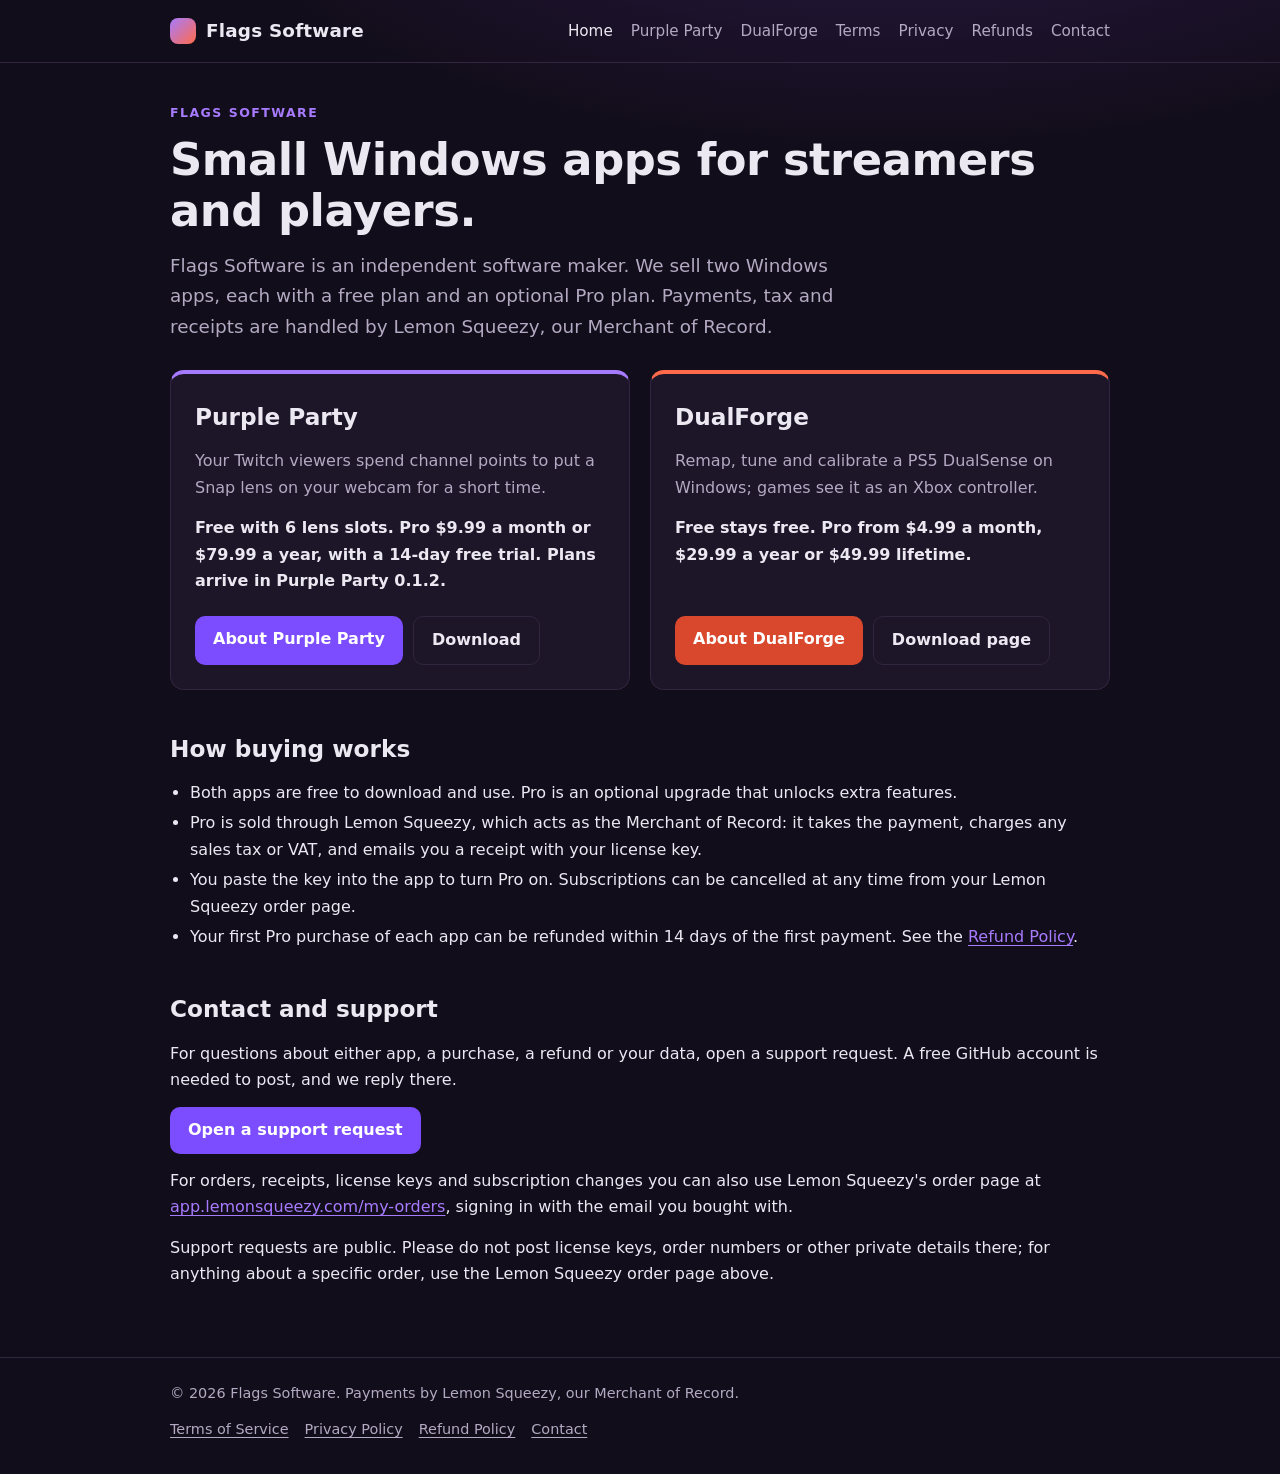
<file: index.html>
<!doctype html>
<html lang="en">
<head>
<meta charset="utf-8">
<meta name="viewport" content="width=device-width, initial-scale=1">
<title>Flags Software: Purple Party and DualForge</title>
<meta name="description" content="Flags Software makes Purple Party, Snap lenses your Twitch viewers trigger with channel points, and DualForge, PS5 DualSense tuning for Windows.">
<meta name="theme-color" content="#120d1a">
<link rel="icon" href="data:image/svg+xml,%3Csvg xmlns='http://www.w3.org/2000/svg' viewBox='0 0 32 32'%3E%3Cdefs%3E%3ClinearGradient id='g' x1='0' y1='0' x2='1' y2='1'%3E%3Cstop offset='0' stop-color='%23a77bff'/%3E%3Cstop offset='1' stop-color='%23ff6b4a'/%3E%3C/linearGradient%3E%3C/defs%3E%3Crect width='32' height='32' rx='8' fill='url(%23g)'/%3E%3C/svg%3E">
<link rel="stylesheet" href="style.css">
</head>
<body>
<a class="skip" href="#main">Skip to content</a>
<header class="top"><div class="wrap">
<a class="brand" href=""><span class="brand-mark" aria-hidden="true"></span>Flags Software</a>
<nav class="main" aria-label="Site"><a href="" aria-current="page">Home</a><a href="purple-party/">Purple Party</a><a href="dualforge/">DualForge</a><a href="terms/">Terms</a><a href="privacy/">Privacy</a><a href="refund/">Refunds</a><a href="#contact">Contact</a></nav>
</div></header>
<main id="main"><div class="wrap">
<p class="eyebrow">Flags Software</p>
<h1>Small Windows apps for streamers and players.</h1>
<p class="lead">Flags Software is an independent software maker. We sell two Windows apps, each with a free plan and an optional Pro plan. Payments, tax and receipts are handled by Lemon Squeezy, our Merchant of Record.</p>

<div class="cards">
  <section class="card pp" aria-labelledby="pp-title">
    <h2 id="pp-title">Purple Party</h2>
    <p>Your Twitch viewers spend channel points to put a Snap lens on your webcam for a short time.</p>
    <p class="price">Free with 6 lens slots. Pro $9.99 a month or $79.99 a year, with a 14-day free trial. Plans arrive in Purple Party 0.1.2.</p>
    <div class="actions">
      <a class="btn" href="purple-party/">About Purple Party</a>
      <a class="btn ghost" href="https://github.com/etffmc-crypto/PurpleParty-releases/releases/latest">Download</a>
    </div>
  </section>
  <section class="card df" aria-labelledby="df-title">
    <h2 id="df-title">DualForge</h2>
    <p>Remap, tune and calibrate a PS5 DualSense on Windows; games see it as an Xbox controller.</p>
    <p class="price">Free stays free. Pro from $4.99 a month, $29.99 a year or $49.99 lifetime.</p>
    <div class="actions">
      <a class="btn df" href="dualforge/">About DualForge</a>
      <a class="btn ghost" href="https://etffmc-crypto.github.io/dualforge/">Download page</a>
    </div>
  </section>
</div>

<h2>How buying works</h2>
<ul>
  <li>Both apps are free to download and use. Pro is an optional upgrade that unlocks extra features.</li>
  <li>Pro is sold through Lemon Squeezy, which acts as the Merchant of Record: it takes the payment, charges any sales tax or VAT, and emails you a receipt with your license key.</li>
  <li>You paste the key into the app to turn Pro on. Subscriptions can be cancelled at any time from your Lemon Squeezy order page.</li>
  <li>Your first Pro purchase of each app can be refunded within 14 days of the first payment. See the <a href="refund/">Refund Policy</a>.</li>
</ul>

<h2 id="contact">Contact and support</h2>
<p>For questions about either app, a purchase, a refund or your data, open a support request. A free GitHub account is needed to post, and we reply there.</p>
<p><a class="btn" href="https://github.com/etffmc-crypto/store/issues/new">Open a support request</a></p>
<p>For orders, receipts, license keys and subscription changes you can also use Lemon Squeezy's order page at <a href="https://app.lemonsqueezy.com/my-orders">app.lemonsqueezy.com/my-orders</a>, signing in with the email you bought with.</p>
<p>Support requests are public. Please do not post license keys, order numbers or other private details there; for anything about a specific order, use the Lemon Squeezy order page above.</p>
</div></main>
<footer><div class="wrap">
<span>&copy; 2026 Flags Software. Payments by Lemon Squeezy, our Merchant of Record.</span>
<nav aria-label="Legal">
<a href="terms/">Terms of Service</a>
<a href="privacy/">Privacy Policy</a>
<a href="refund/">Refund Policy</a>
<a href="#contact">Contact</a>
</nav>
</div></footer>
</body>
</html>
</file>
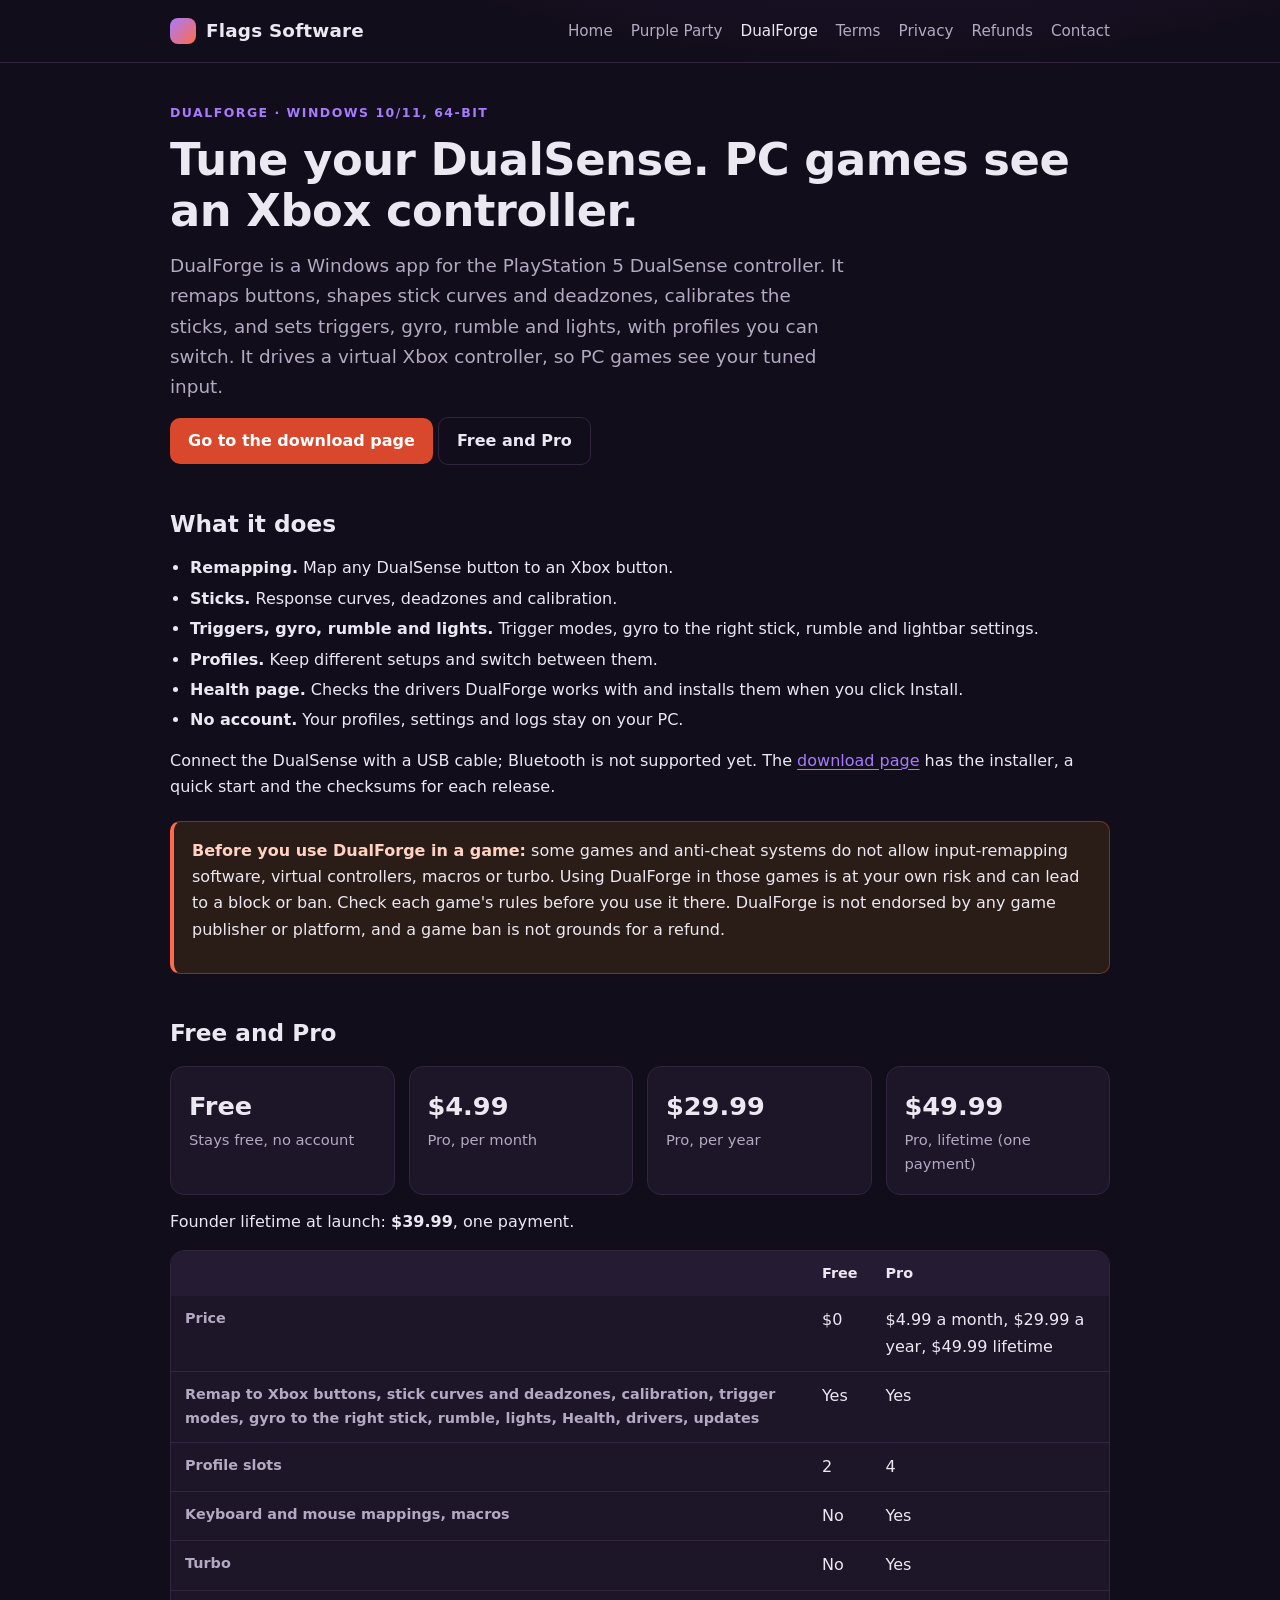
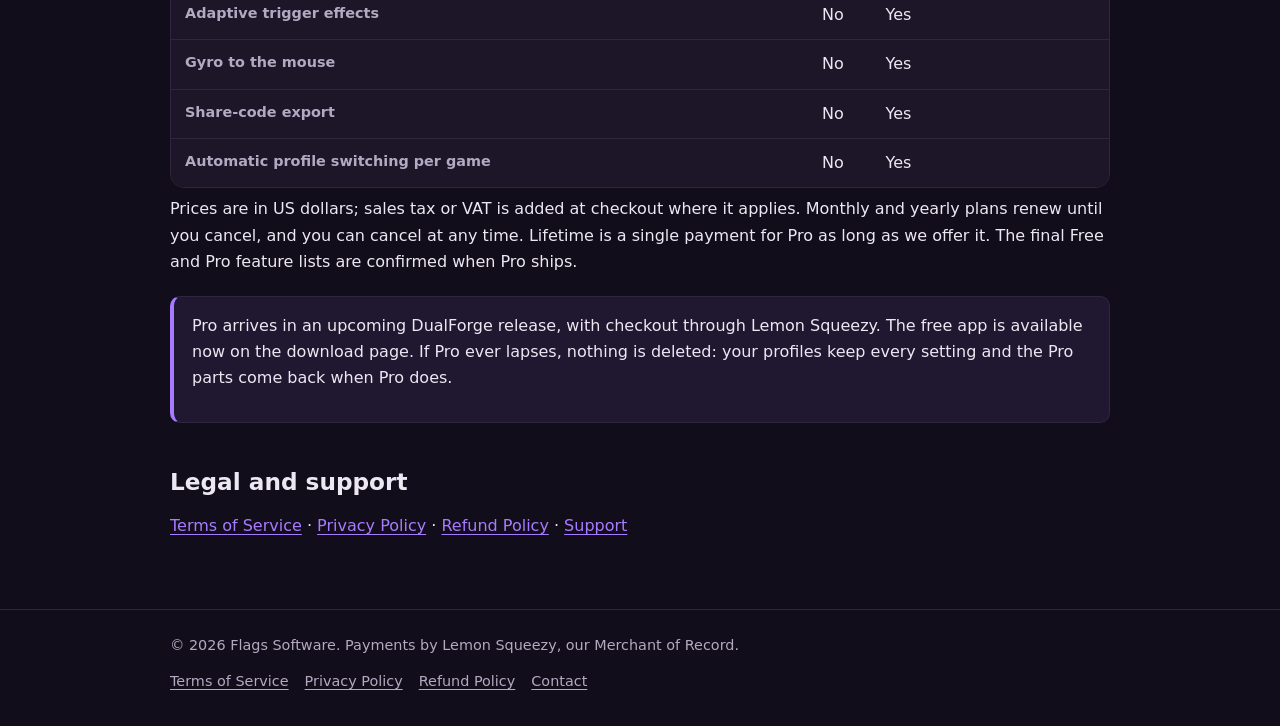
<file: dualforge/index.html>
<!doctype html>
<html lang="en">
<head>
<meta charset="utf-8">
<meta name="viewport" content="width=device-width, initial-scale=1">
<title>DualForge: PS5 DualSense tuning for Windows</title>
<meta name="description" content="DualForge remaps, tunes and calibrates a PS5 DualSense on Windows and presents it to games as an Xbox controller. Free stays free; Pro $4.99 a month, $29.99 a year or $49.99 lifetime.">
<meta name="theme-color" content="#120d1a">
<link rel="icon" href="data:image/svg+xml,%3Csvg xmlns='http://www.w3.org/2000/svg' viewBox='0 0 32 32'%3E%3Cdefs%3E%3ClinearGradient id='g' x1='0' y1='0' x2='1' y2='1'%3E%3Cstop offset='0' stop-color='%23a77bff'/%3E%3Cstop offset='1' stop-color='%23ff6b4a'/%3E%3C/linearGradient%3E%3C/defs%3E%3Crect width='32' height='32' rx='8' fill='url(%23g)'/%3E%3C/svg%3E">
<link rel="stylesheet" href="../style.css">
</head>
<body>
<a class="skip" href="#main">Skip to content</a>
<header class="top"><div class="wrap">
<a class="brand" href="../"><span class="brand-mark" aria-hidden="true"></span>Flags Software</a>
<nav class="main" aria-label="Site"><a href="../">Home</a><a href="../purple-party/">Purple Party</a><a href="../dualforge/" aria-current="page">DualForge</a><a href="../terms/">Terms</a><a href="../privacy/">Privacy</a><a href="../refund/">Refunds</a><a href="../#contact">Contact</a></nav>
</div></header>
<main id="main"><div class="wrap">
<p class="eyebrow">DualForge &middot; Windows 10/11, 64-bit</p>
<h1>Tune your DualSense. PC games see an Xbox controller.</h1>
<p class="lead">DualForge is a Windows app for the PlayStation 5 DualSense controller. It remaps buttons, shapes stick curves and deadzones, calibrates the sticks, and sets triggers, gyro, rumble and lights, with profiles you can switch. It drives a virtual Xbox controller, so PC games see your tuned input.</p>
<p><a class="btn df" href="https://etffmc-crypto.github.io/dualforge/">Go to the download page</a> <a class="btn ghost" href="#pricing">Free and Pro</a></p>

<h2>What it does</h2>
<ul>
  <li><strong>Remapping.</strong> Map any DualSense button to an Xbox button.</li>
  <li><strong>Sticks.</strong> Response curves, deadzones and calibration.</li>
  <li><strong>Triggers, gyro, rumble and lights.</strong> Trigger modes, gyro to the right stick, rumble and lightbar settings.</li>
  <li><strong>Profiles.</strong> Keep different setups and switch between them.</li>
  <li><strong>Health page.</strong> Checks the drivers DualForge works with and installs them when you click Install.</li>
  <li><strong>No account.</strong> Your profiles, settings and logs stay on your PC.</li>
</ul>
<p>Connect the DualSense with a USB cable; Bluetooth is not supported yet. The <a href="https://etffmc-crypto.github.io/dualforge/">download page</a> has the installer, a quick start and the checksums for each release.</p>

<div class="notice" role="note">
  <p><strong>Before you use DualForge in a game:</strong> some games and anti-cheat systems do not allow input-remapping software, virtual controllers, macros or turbo. Using DualForge in those games is at your own risk and can lead to a block or ban. Check each game's rules before you use it there. DualForge is not endorsed by any game publisher or platform, and a game ban is not grounds for a refund.</p>
</div>

<h2 id="pricing">Free and Pro</h2>
<div class="prices">
  <div class="price-box"><div class="amt">Free</div><div class="per">Stays free, no account</div></div>
  <div class="price-box"><div class="amt">$4.99</div><div class="per">Pro, per month</div></div>
  <div class="price-box"><div class="amt">$29.99</div><div class="per">Pro, per year</div></div>
  <div class="price-box"><div class="amt">$49.99</div><div class="per">Pro, lifetime (one payment)</div></div>
</div>
<p>Founder lifetime at launch: <strong>$39.99</strong>, one payment.</p>
<div class="table-wrap">
<table>
  <thead><tr><th scope="col"></th><th scope="col">Free</th><th scope="col">Pro</th></tr></thead>
  <tbody>
    <tr><th scope="row">Price</th><td>$0</td><td>$4.99 a month, $29.99 a year, $49.99 lifetime</td></tr>
    <tr><th scope="row">Remap to Xbox buttons, stick curves and deadzones, calibration, trigger modes, gyro to the right stick, rumble, lights, Health, drivers, updates</th><td>Yes</td><td>Yes</td></tr>
    <tr><th scope="row">Profile slots</th><td>2</td><td>4</td></tr>
    <tr><th scope="row">Keyboard and mouse mappings, macros</th><td>No</td><td>Yes</td></tr>
    <tr><th scope="row">Turbo</th><td>No</td><td>Yes</td></tr>
    <tr><th scope="row">Adaptive trigger effects</th><td>No</td><td>Yes</td></tr>
    <tr><th scope="row">Gyro to the mouse</th><td>No</td><td>Yes</td></tr>
    <tr><th scope="row">Share-code export</th><td>No</td><td>Yes</td></tr>
    <tr><th scope="row">Automatic profile switching per game</th><td>No</td><td>Yes</td></tr>
  </tbody>
</table>
</div>
<p>Prices are in US dollars; sales tax or VAT is added at checkout where it applies. Monthly and yearly plans renew until you cancel, and you can cancel at any time. Lifetime is a single payment for Pro as long as we offer it. The final Free and Pro feature lists are confirmed when Pro ships.</p>
<div class="info"><p>Pro arrives in an upcoming DualForge release, with checkout through Lemon Squeezy. The free app is available now on the download page. If Pro ever lapses, nothing is deleted: your profiles keep every setting and the Pro parts come back when Pro does.</p></div>

<h2>Legal and support</h2>
<p><a href="../terms/">Terms of Service</a> &middot; <a href="../privacy/">Privacy Policy</a> &middot; <a href="../refund/">Refund Policy</a> &middot; <a href="https://github.com/etffmc-crypto/store/issues/new">Support</a></p>
</div></main>
<footer><div class="wrap">
<span>&copy; 2026 Flags Software. Payments by Lemon Squeezy, our Merchant of Record.</span>
<nav aria-label="Legal">
<a href="../terms/">Terms of Service</a>
<a href="../privacy/">Privacy Policy</a>
<a href="../refund/">Refund Policy</a>
<a href="../#contact">Contact</a>
</nav>
</div></footer>
</body>
</html>
</file>
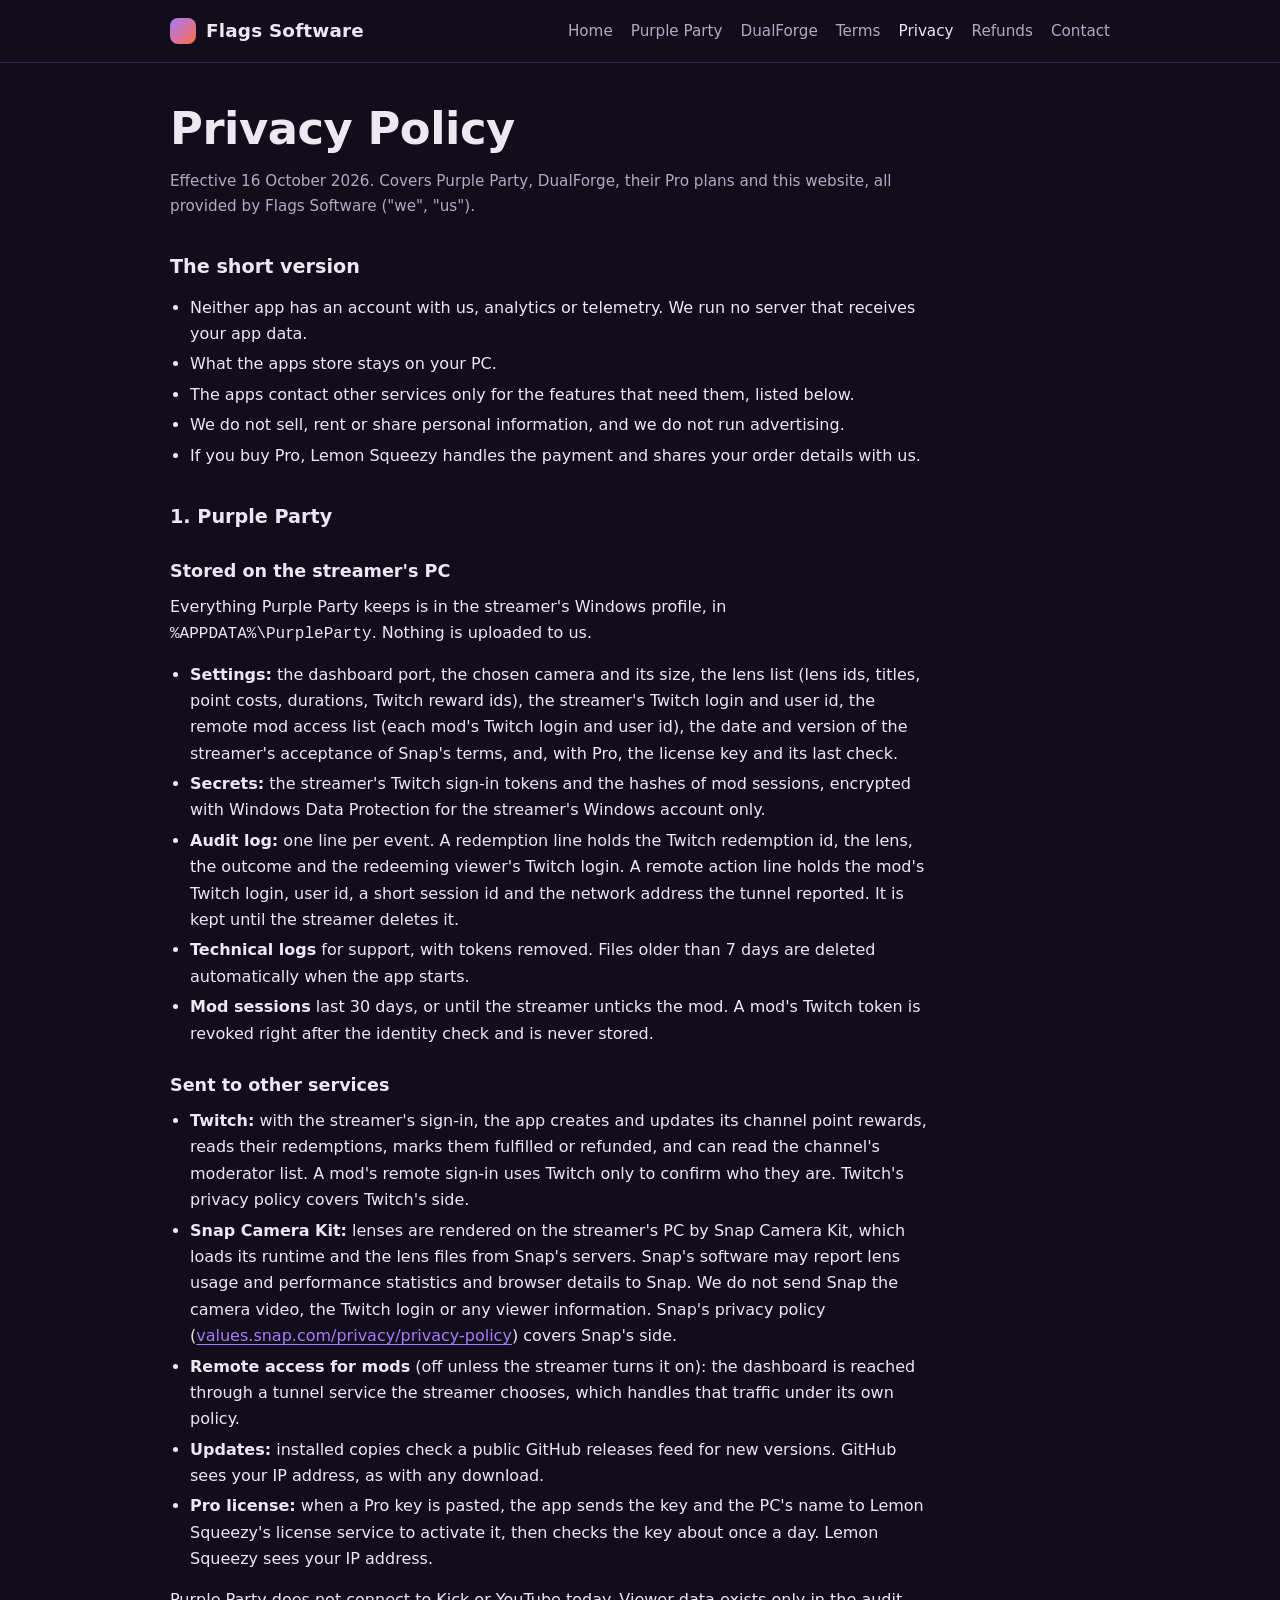
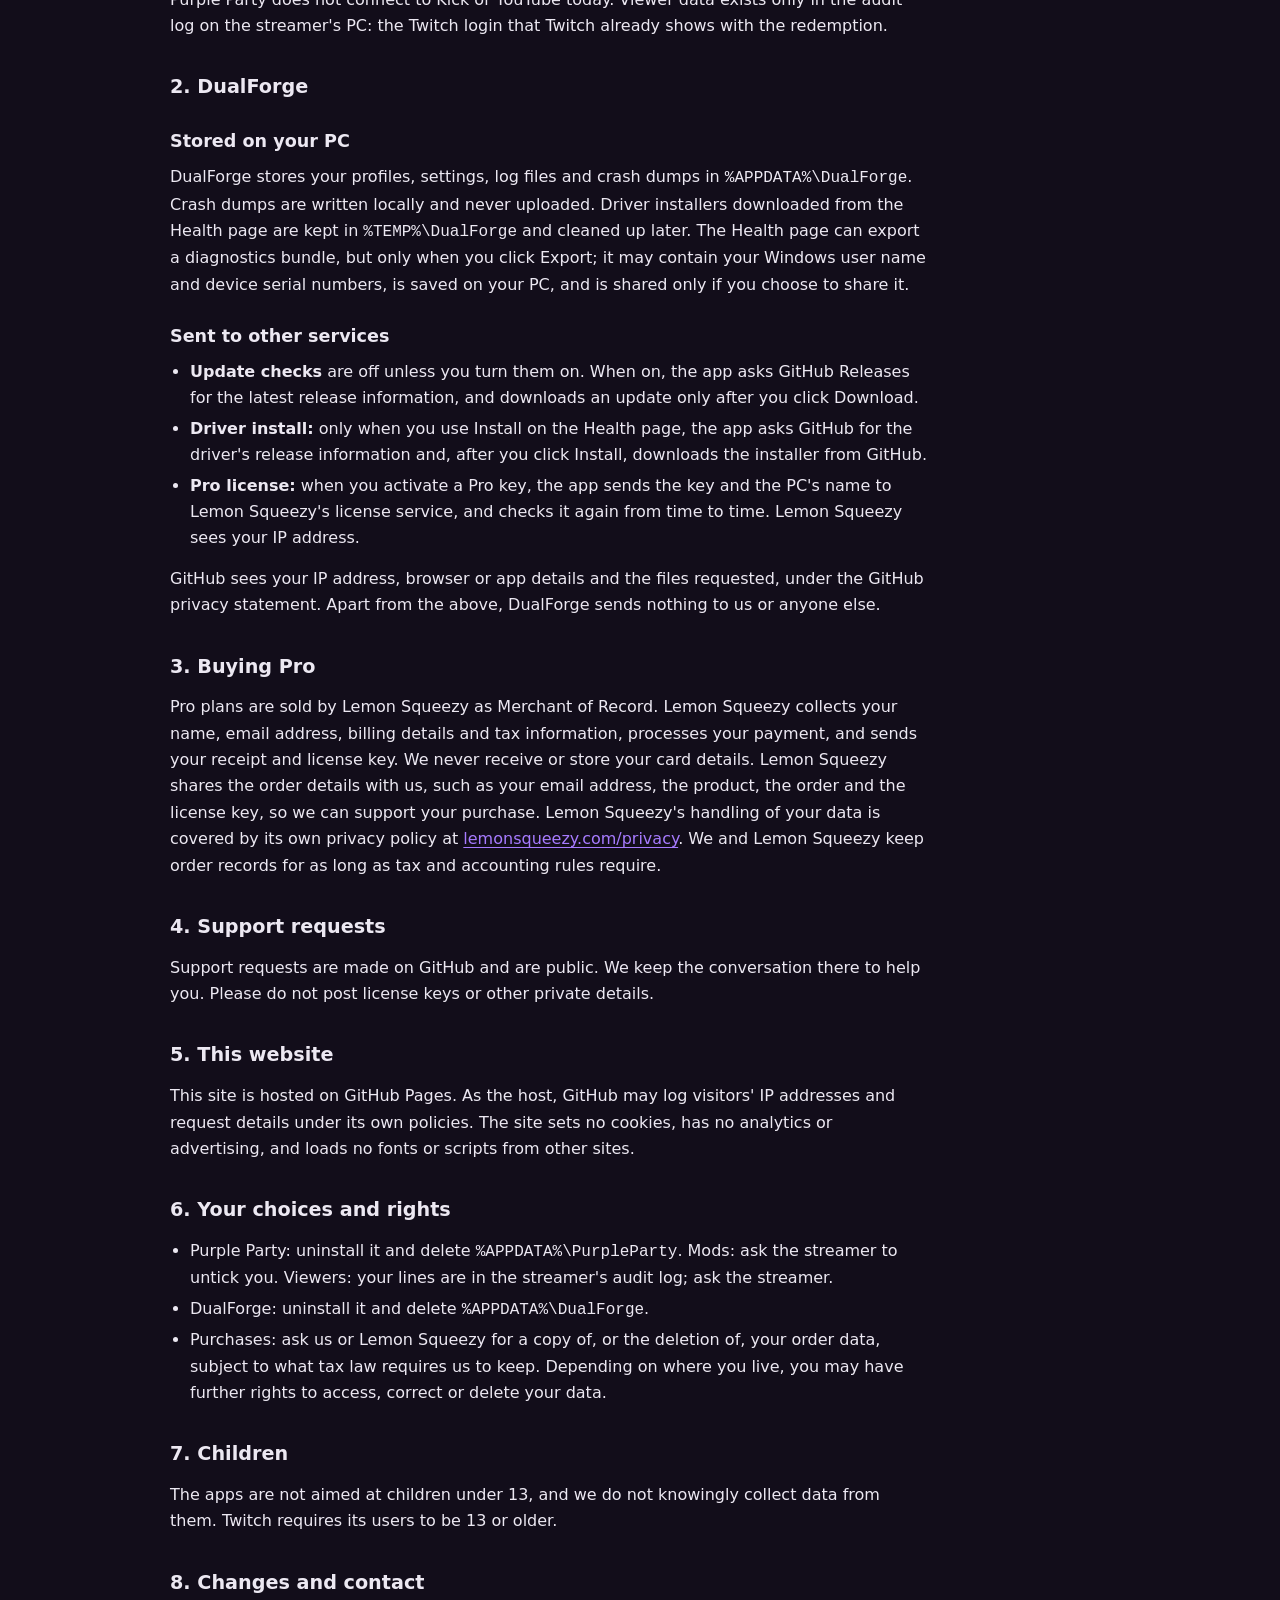
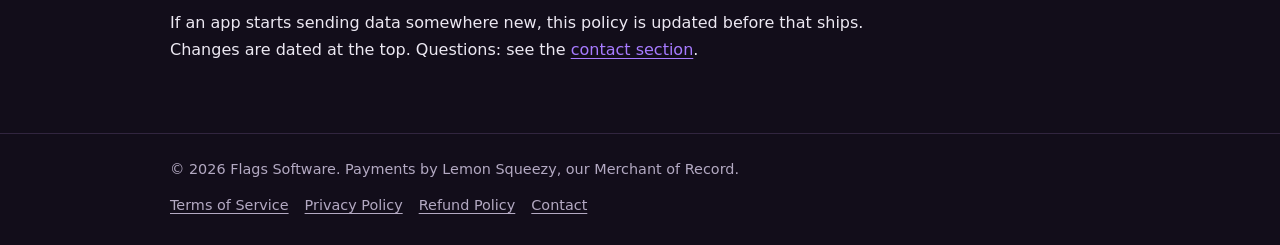
<file: privacy/index.html>
<!doctype html>
<html lang="en">
<head>
<meta charset="utf-8">
<meta name="viewport" content="width=device-width, initial-scale=1">
<title>Privacy Policy | Flags Software</title>
<meta name="description" content="Privacy Policy for Purple Party, DualForge and this website. No accounts, no analytics, no data sold.">
<meta name="theme-color" content="#120d1a">
<link rel="icon" href="data:image/svg+xml,%3Csvg xmlns='http://www.w3.org/2000/svg' viewBox='0 0 32 32'%3E%3Cdefs%3E%3ClinearGradient id='g' x1='0' y1='0' x2='1' y2='1'%3E%3Cstop offset='0' stop-color='%23a77bff'/%3E%3Cstop offset='1' stop-color='%23ff6b4a'/%3E%3C/linearGradient%3E%3C/defs%3E%3Crect width='32' height='32' rx='8' fill='url(%23g)'/%3E%3C/svg%3E">
<link rel="stylesheet" href="../style.css">
</head>
<body>
<a class="skip" href="#main">Skip to content</a>
<header class="top"><div class="wrap">
<a class="brand" href="../"><span class="brand-mark" aria-hidden="true"></span>Flags Software</a>
<nav class="main" aria-label="Site"><a href="../">Home</a><a href="../purple-party/">Purple Party</a><a href="../dualforge/">DualForge</a><a href="../terms/">Terms</a><a href="../privacy/" aria-current="page">Privacy</a><a href="../refund/">Refunds</a><a href="../#contact">Contact</a></nav>
</div></header>
<main id="main"><div class="wrap">
<div class="legal">
<h1>Privacy Policy</h1>
<p class="meta">Effective 16 October 2026. Covers Purple Party, DualForge, their Pro plans and this website, all provided by Flags Software ("we", "us").</p>

<h2>The short version</h2>
<ul>
  <li>Neither app has an account with us, analytics or telemetry. We run no server that receives your app data.</li>
  <li>What the apps store stays on your PC.</li>
  <li>The apps contact other services only for the features that need them, listed below.</li>
  <li>We do not sell, rent or share personal information, and we do not run advertising.</li>
  <li>If you buy Pro, Lemon Squeezy handles the payment and shares your order details with us.</li>
</ul>

<h2>1. Purple Party</h2>
<h3>Stored on the streamer's PC</h3>
<p>Everything Purple Party keeps is in the streamer's Windows profile, in <code>%APPDATA%\PurpleParty</code>. Nothing is uploaded to us.</p>
<ul>
  <li><strong>Settings:</strong> the dashboard port, the chosen camera and its size, the lens list (lens ids, titles, point costs, durations, Twitch reward ids), the streamer's Twitch login and user id, the remote mod access list (each mod's Twitch login and user id), the date and version of the streamer's acceptance of Snap's terms, and, with Pro, the license key and its last check.</li>
  <li><strong>Secrets:</strong> the streamer's Twitch sign-in tokens and the hashes of mod sessions, encrypted with Windows Data Protection for the streamer's Windows account only.</li>
  <li><strong>Audit log:</strong> one line per event. A redemption line holds the Twitch redemption id, the lens, the outcome and the redeeming viewer's Twitch login. A remote action line holds the mod's Twitch login, user id, a short session id and the network address the tunnel reported. It is kept until the streamer deletes it.</li>
  <li><strong>Technical logs</strong> for support, with tokens removed. Files older than 7 days are deleted automatically when the app starts.</li>
  <li><strong>Mod sessions</strong> last 30 days, or until the streamer unticks the mod. A mod's Twitch token is revoked right after the identity check and is never stored.</li>
</ul>
<h3>Sent to other services</h3>
<ul>
  <li><strong>Twitch:</strong> with the streamer's sign-in, the app creates and updates its channel point rewards, reads their redemptions, marks them fulfilled or refunded, and can read the channel's moderator list. A mod's remote sign-in uses Twitch only to confirm who they are. Twitch's privacy policy covers Twitch's side.</li>
  <li><strong>Snap Camera Kit:</strong> lenses are rendered on the streamer's PC by Snap Camera Kit, which loads its runtime and the lens files from Snap's servers. Snap's software may report lens usage and performance statistics and browser details to Snap. We do not send Snap the camera video, the Twitch login or any viewer information. Snap's privacy policy (<a href="https://values.snap.com/privacy/privacy-policy">values.snap.com/privacy/privacy-policy</a>) covers Snap's side.</li>
  <li><strong>Remote access for mods</strong> (off unless the streamer turns it on): the dashboard is reached through a tunnel service the streamer chooses, which handles that traffic under its own policy.</li>
  <li><strong>Updates:</strong> installed copies check a public GitHub releases feed for new versions. GitHub sees your IP address, as with any download.</li>
  <li><strong>Pro license:</strong> when a Pro key is pasted, the app sends the key and the PC's name to Lemon Squeezy's license service to activate it, then checks the key about once a day. Lemon Squeezy sees your IP address.</li>
</ul>
<p>Purple Party does not connect to Kick or YouTube today. Viewer data exists only in the audit log on the streamer's PC: the Twitch login that Twitch already shows with the redemption.</p>

<h2>2. DualForge</h2>
<h3>Stored on your PC</h3>
<p>DualForge stores your profiles, settings, log files and crash dumps in <code>%APPDATA%\DualForge</code>. Crash dumps are written locally and never uploaded. Driver installers downloaded from the Health page are kept in <code>%TEMP%\DualForge</code> and cleaned up later. The Health page can export a diagnostics bundle, but only when you click Export; it may contain your Windows user name and device serial numbers, is saved on your PC, and is shared only if you choose to share it.</p>
<h3>Sent to other services</h3>
<ul>
  <li><strong>Update checks</strong> are off unless you turn them on. When on, the app asks GitHub Releases for the latest release information, and downloads an update only after you click Download.</li>
  <li><strong>Driver install:</strong> only when you use Install on the Health page, the app asks GitHub for the driver's release information and, after you click Install, downloads the installer from GitHub.</li>
  <li><strong>Pro license:</strong> when you activate a Pro key, the app sends the key and the PC's name to Lemon Squeezy's license service, and checks it again from time to time. Lemon Squeezy sees your IP address.</li>
</ul>
<p>GitHub sees your IP address, browser or app details and the files requested, under the GitHub privacy statement. Apart from the above, DualForge sends nothing to us or anyone else.</p>

<h2>3. Buying Pro</h2>
<p>Pro plans are sold by Lemon Squeezy as Merchant of Record. Lemon Squeezy collects your name, email address, billing details and tax information, processes your payment, and sends your receipt and license key. We never receive or store your card details. Lemon Squeezy shares the order details with us, such as your email address, the product, the order and the license key, so we can support your purchase. Lemon Squeezy's handling of your data is covered by its own privacy policy at <a href="https://www.lemonsqueezy.com/privacy">lemonsqueezy.com/privacy</a>. We and Lemon Squeezy keep order records for as long as tax and accounting rules require.</p>

<h2>4. Support requests</h2>
<p>Support requests are made on GitHub and are public. We keep the conversation there to help you. Please do not post license keys or other private details.</p>

<h2>5. This website</h2>
<p>This site is hosted on GitHub Pages. As the host, GitHub may log visitors' IP addresses and request details under its own policies. The site sets no cookies, has no analytics or advertising, and loads no fonts or scripts from other sites.</p>

<h2>6. Your choices and rights</h2>
<ul>
  <li>Purple Party: uninstall it and delete <code>%APPDATA%\PurpleParty</code>. Mods: ask the streamer to untick you. Viewers: your lines are in the streamer's audit log; ask the streamer.</li>
  <li>DualForge: uninstall it and delete <code>%APPDATA%\DualForge</code>.</li>
  <li>Purchases: ask us or Lemon Squeezy for a copy of, or the deletion of, your order data, subject to what tax law requires us to keep. Depending on where you live, you may have further rights to access, correct or delete your data.</li>
</ul>

<h2>7. Children</h2>
<p>The apps are not aimed at children under 13, and we do not knowingly collect data from them. Twitch requires its users to be 13 or older.</p>

<h2>8. Changes and contact</h2>
<p>If an app starts sending data somewhere new, this policy is updated before that ships. Changes are dated at the top. Questions: see the <a href="../#contact">contact section</a>.</p>
</div>
</div></main>
<footer><div class="wrap">
<span>&copy; 2026 Flags Software. Payments by Lemon Squeezy, our Merchant of Record.</span>
<nav aria-label="Legal">
<a href="../terms/">Terms of Service</a>
<a href="../privacy/">Privacy Policy</a>
<a href="../refund/">Refund Policy</a>
<a href="../#contact">Contact</a>
</nav>
</div></footer>
</body>
</html>
</file>
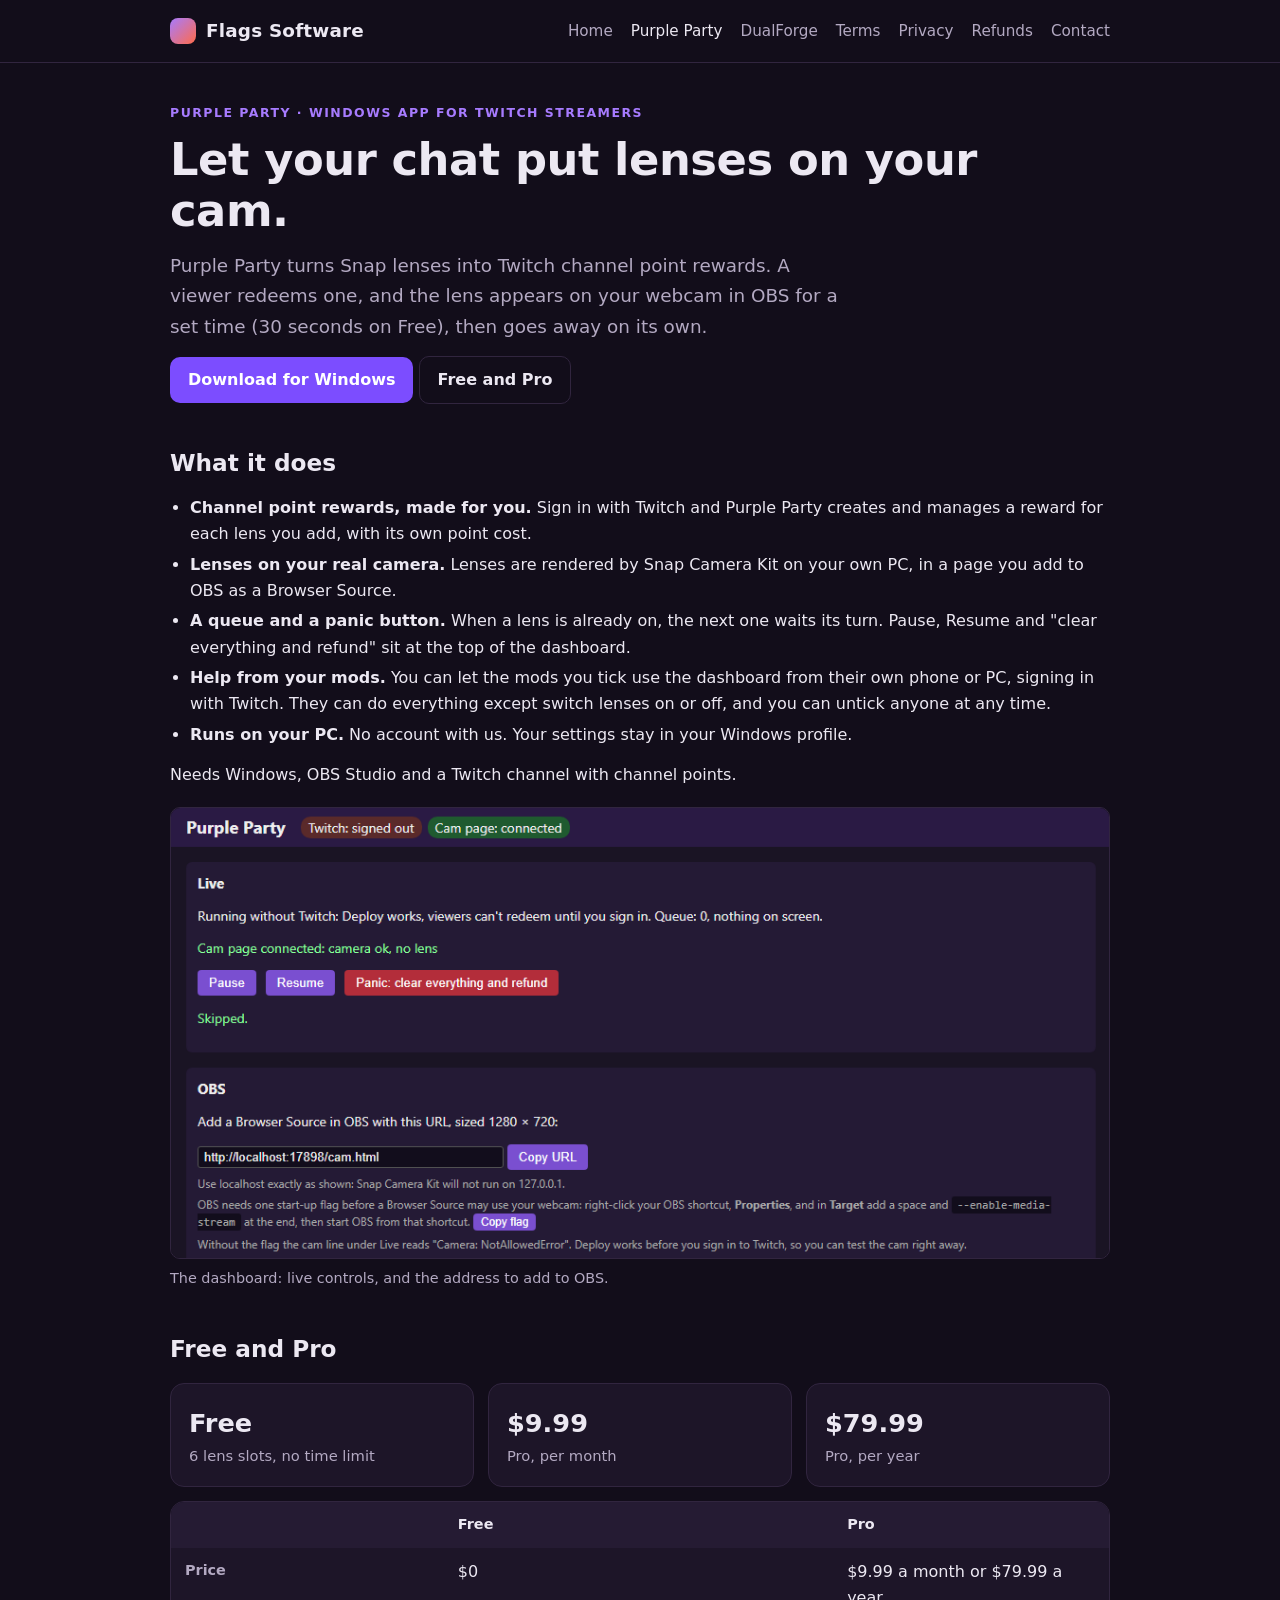
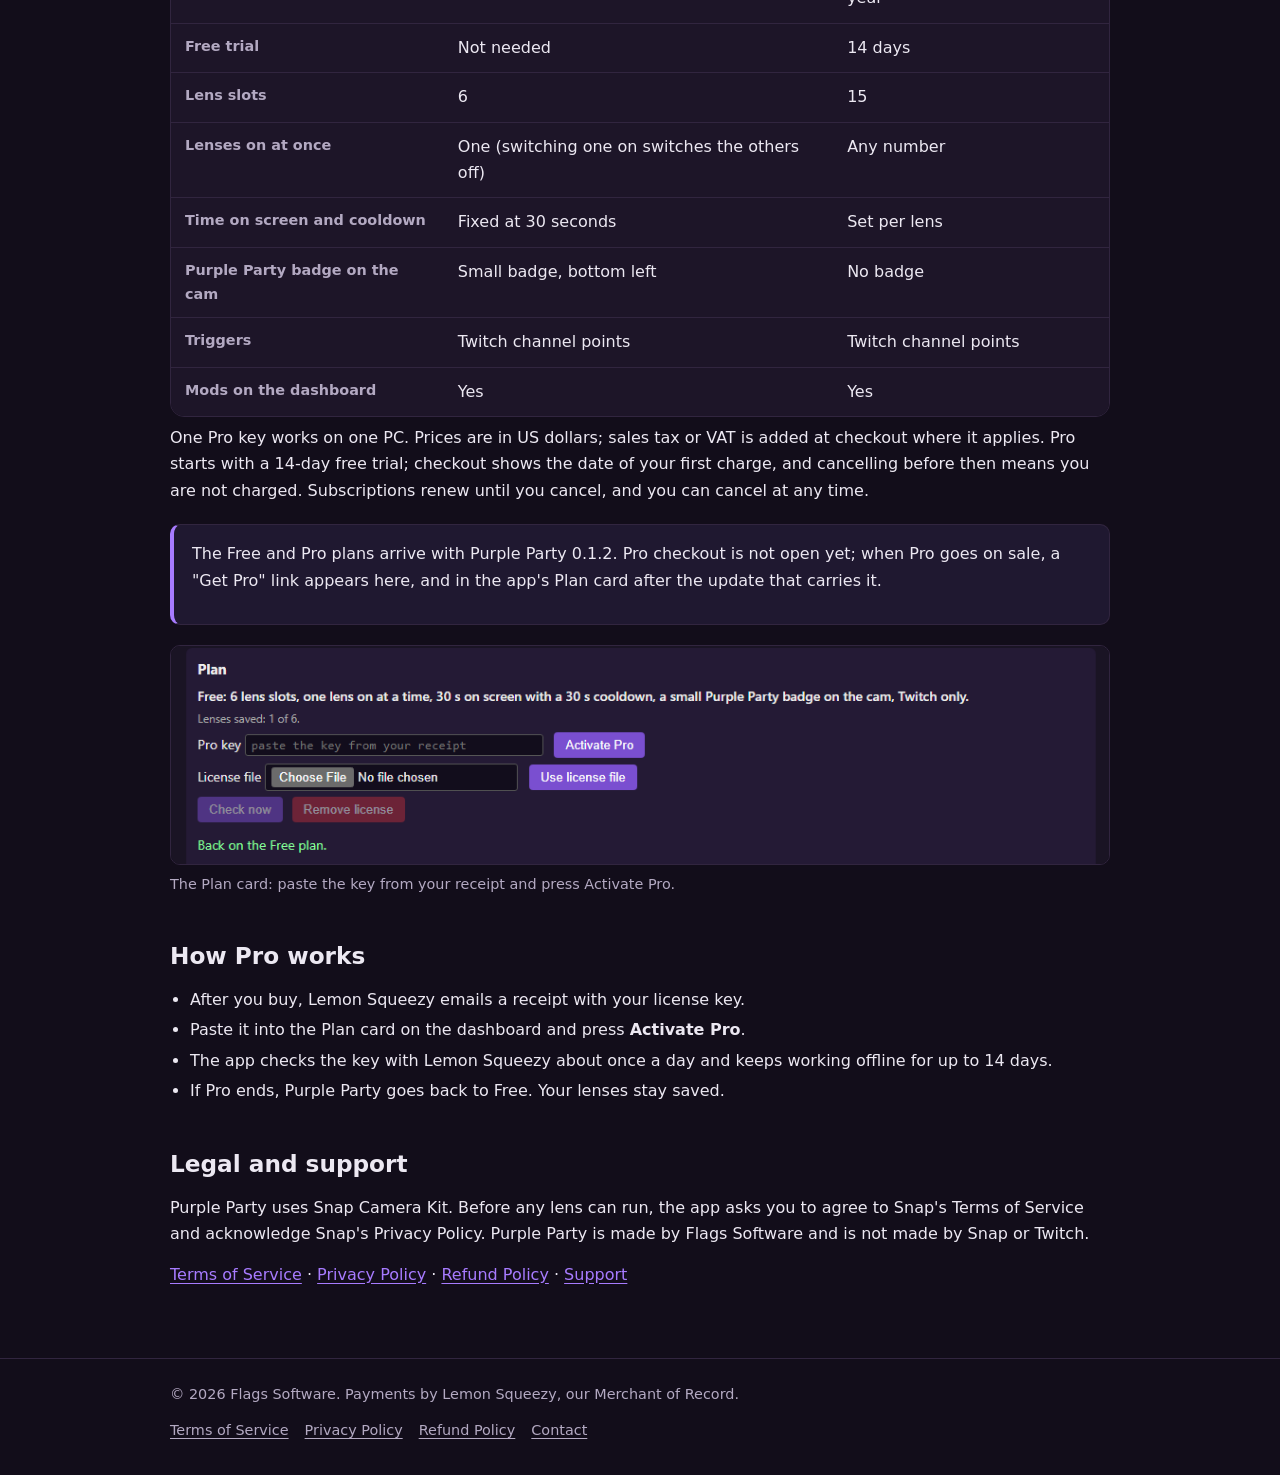
<file: purple-party/index.html>
<!doctype html>
<html lang="en">
<head>
<meta charset="utf-8">
<meta name="viewport" content="width=device-width, initial-scale=1">
<title>Purple Party: Snap lenses your Twitch viewers trigger with channel points</title>
<meta name="description" content="Purple Party is a Windows app for Twitch streamers. Viewers spend channel points to put a Snap lens on the streamer&#x27;s webcam. Free with 6 lens slots; Pro $9.99 a month or $79.99 a year, with a 14-day free trial.">
<meta name="theme-color" content="#120d1a">
<link rel="icon" href="data:image/svg+xml,%3Csvg xmlns='http://www.w3.org/2000/svg' viewBox='0 0 32 32'%3E%3Cdefs%3E%3ClinearGradient id='g' x1='0' y1='0' x2='1' y2='1'%3E%3Cstop offset='0' stop-color='%23a77bff'/%3E%3Cstop offset='1' stop-color='%23ff6b4a'/%3E%3C/linearGradient%3E%3C/defs%3E%3Crect width='32' height='32' rx='8' fill='url(%23g)'/%3E%3C/svg%3E">
<link rel="stylesheet" href="../style.css">
</head>
<body>
<a class="skip" href="#main">Skip to content</a>
<header class="top"><div class="wrap">
<a class="brand" href="../"><span class="brand-mark" aria-hidden="true"></span>Flags Software</a>
<nav class="main" aria-label="Site"><a href="../">Home</a><a href="../purple-party/" aria-current="page">Purple Party</a><a href="../dualforge/">DualForge</a><a href="../terms/">Terms</a><a href="../privacy/">Privacy</a><a href="../refund/">Refunds</a><a href="../#contact">Contact</a></nav>
</div></header>
<main id="main"><div class="wrap">
<p class="eyebrow">Purple Party &middot; Windows app for Twitch streamers</p>
<h1>Let your chat put lenses on your cam.</h1>
<p class="lead">Purple Party turns Snap lenses into Twitch channel point rewards. A viewer redeems one, and the lens appears on your webcam in OBS for a set time (30 seconds on Free), then goes away on its own.</p>
<p><a class="btn" href="https://github.com/etffmc-crypto/PurpleParty-releases/releases/latest">Download for Windows</a> <a class="btn ghost" href="#pricing">Free and Pro</a></p>

<h2>What it does</h2>
<ul>
  <li><strong>Channel point rewards, made for you.</strong> Sign in with Twitch and Purple Party creates and manages a reward for each lens you add, with its own point cost.</li>
  <li><strong>Lenses on your real camera.</strong> Lenses are rendered by Snap Camera Kit on your own PC, in a page you add to OBS as a Browser Source.</li>
  <li><strong>A queue and a panic button.</strong> When a lens is already on, the next one waits its turn. Pause, Resume and "clear everything and refund" sit at the top of the dashboard.</li>
  <li><strong>Help from your mods.</strong> You can let the mods you tick use the dashboard from their own phone or PC, signing in with Twitch. They can do everything except switch lenses on or off, and you can untick anyone at any time.</li>
  <li><strong>Runs on your PC.</strong> No account with us. Your settings stay in your Windows profile.</li>
</ul>
<p>Needs Windows, OBS Studio and a Twitch channel with channel points.</p>

<figure>
  <img src="../img/pp-dashboard-live.png" width="990" height="475" alt="The Purple Party dashboard: the Live card with Pause, Resume and Panic buttons, and the OBS card with the Browser Source address to copy.">
  <figcaption>The dashboard: live controls, and the address to add to OBS.</figcaption>
</figure>

<h2 id="pricing">Free and Pro</h2>
<div class="prices">
  <div class="price-box"><div class="amt">Free</div><div class="per">6 lens slots, no time limit</div></div>
  <div class="price-box"><div class="amt">$9.99</div><div class="per">Pro, per month</div></div>
  <div class="price-box"><div class="amt">$79.99</div><div class="per">Pro, per year</div></div>
</div>
<div class="table-wrap">
<table>
  <thead><tr><th scope="col"></th><th scope="col">Free</th><th scope="col">Pro</th></tr></thead>
  <tbody>
    <tr><th scope="row">Price</th><td>$0</td><td>$9.99 a month or $79.99 a year</td></tr>
    <tr><th scope="row">Free trial</th><td>Not needed</td><td>14 days</td></tr>
    <tr><th scope="row">Lens slots</th><td>6</td><td>15</td></tr>
    <tr><th scope="row">Lenses on at once</th><td>One (switching one on switches the others off)</td><td>Any number</td></tr>
    <tr><th scope="row">Time on screen and cooldown</th><td>Fixed at 30 seconds</td><td>Set per lens</td></tr>
    <tr><th scope="row">Purple Party badge on the cam</th><td>Small badge, bottom left</td><td>No badge</td></tr>
    <tr><th scope="row">Triggers</th><td>Twitch channel points</td><td>Twitch channel points</td></tr>
    <tr><th scope="row">Mods on the dashboard</th><td>Yes</td><td>Yes</td></tr>
  </tbody>
</table>
</div>
<p>One Pro key works on one PC. Prices are in US dollars; sales tax or VAT is added at checkout where it applies. Pro starts with a 14-day free trial; checkout shows the date of your first charge, and cancelling before then means you are not charged. Subscriptions renew until you cancel, and you can cancel at any time.</p>
<div class="info"><p>The Free and Pro plans arrive with Purple Party 0.1.2. Pro checkout is not open yet; when Pro goes on sale, a "Get Pro" link appears here, and in the app's Plan card after the update that carries it.</p></div>

<figure>
  <img src="../img/pp-plan-free.png" width="990" height="230" alt="The Plan card in the Purple Party dashboard on the Free plan, with a box to paste a Pro key and an Activate Pro button.">
  <figcaption>The Plan card: paste the key from your receipt and press Activate Pro.</figcaption>
</figure>

<h2>How Pro works</h2>
<ul>
  <li>After you buy, Lemon Squeezy emails a receipt with your license key.</li>
  <li>Paste it into the Plan card on the dashboard and press <strong>Activate Pro</strong>.</li>
  <li>The app checks the key with Lemon Squeezy about once a day and keeps working offline for up to 14 days.</li>
  <li>If Pro ends, Purple Party goes back to Free. Your lenses stay saved.</li>
</ul>

<h2>Legal and support</h2>
<p>Purple Party uses Snap Camera Kit. Before any lens can run, the app asks you to agree to Snap's Terms of Service and acknowledge Snap's Privacy Policy. Purple Party is made by Flags Software and is not made by Snap or Twitch.</p>
<p><a href="../terms/">Terms of Service</a> &middot; <a href="../privacy/">Privacy Policy</a> &middot; <a href="../refund/">Refund Policy</a> &middot; <a href="https://github.com/etffmc-crypto/store/issues/new">Support</a></p>
</div></main>
<footer><div class="wrap">
<span>&copy; 2026 Flags Software. Payments by Lemon Squeezy, our Merchant of Record.</span>
<nav aria-label="Legal">
<a href="../terms/">Terms of Service</a>
<a href="../privacy/">Privacy Policy</a>
<a href="../refund/">Refund Policy</a>
<a href="../#contact">Contact</a>
</nav>
</div></footer>
</body>
</html>
</file>
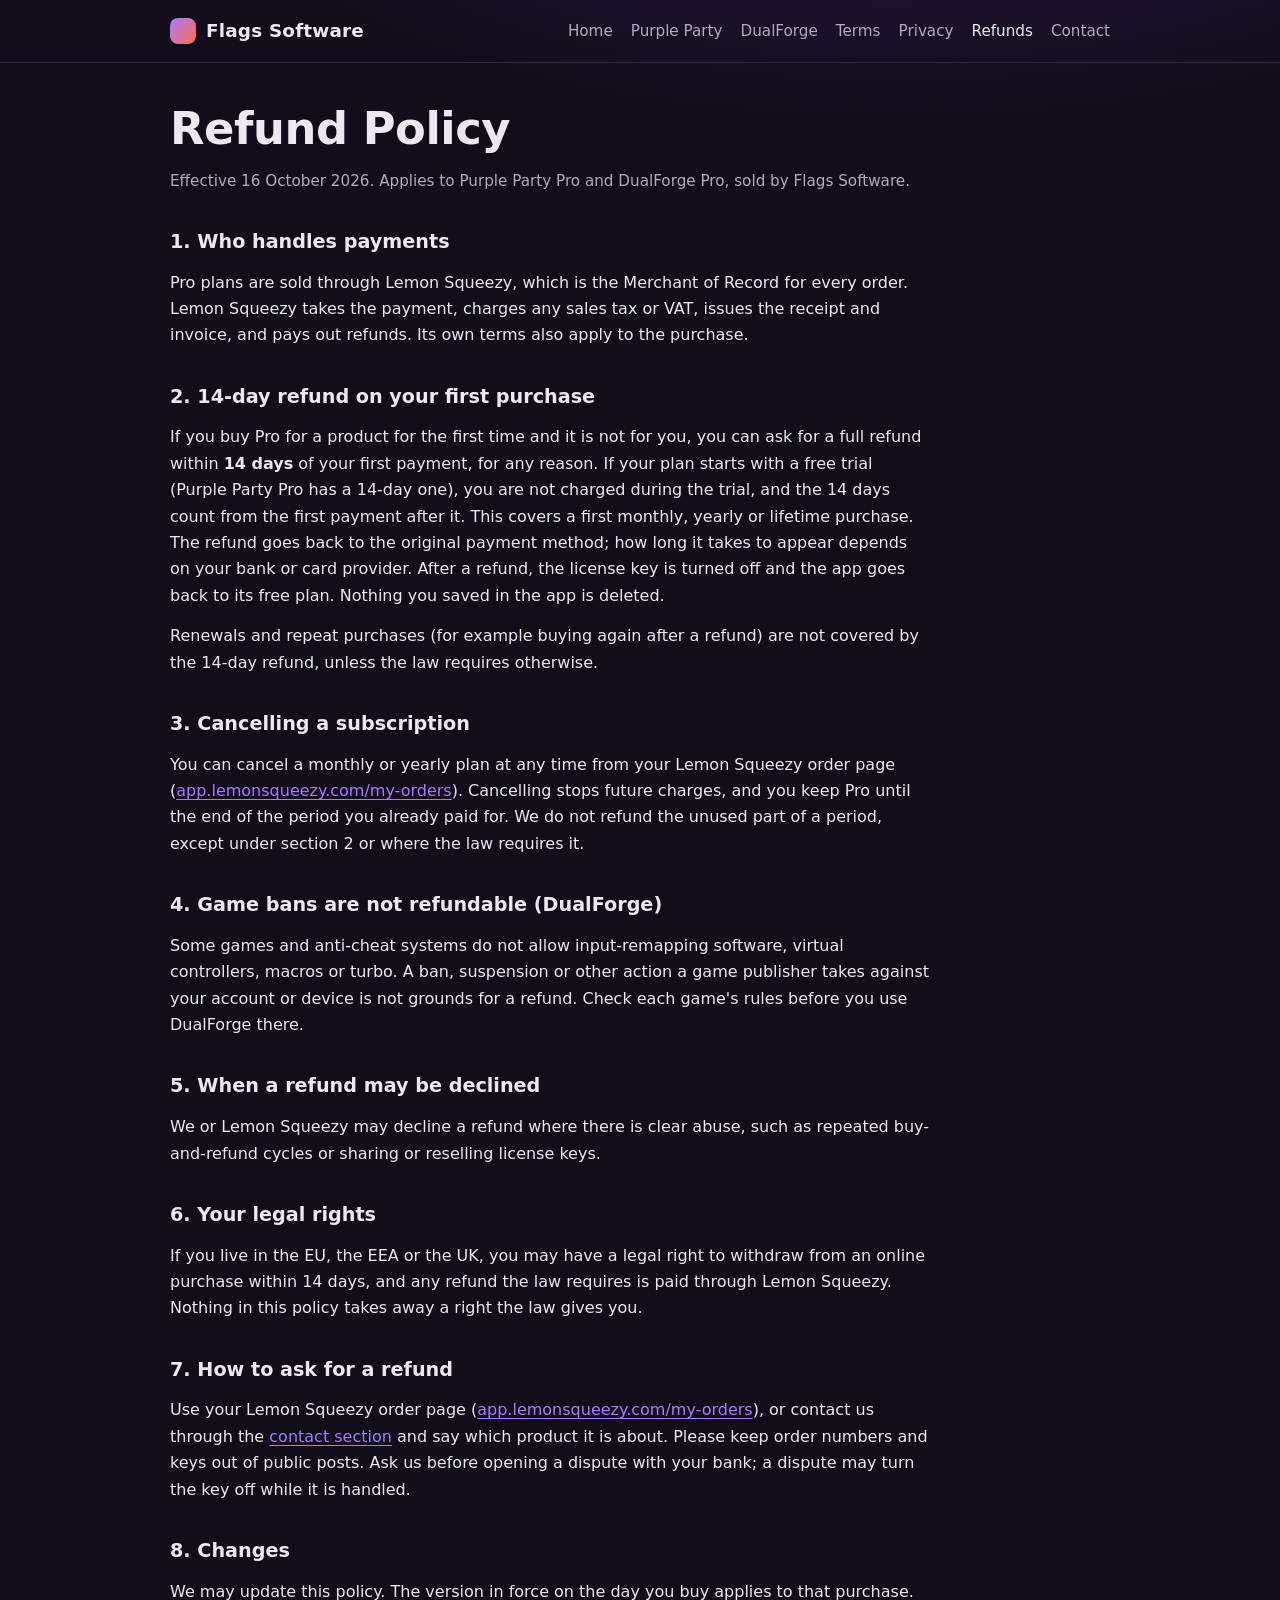
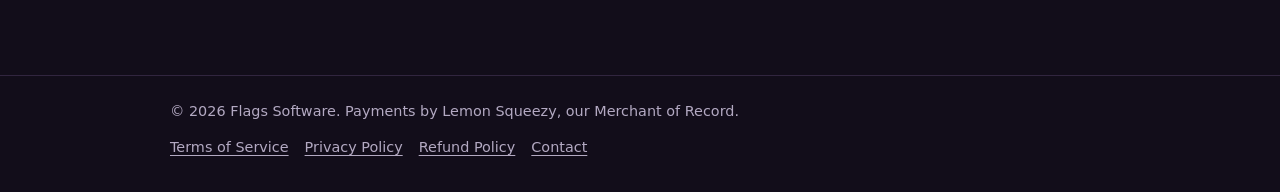
<file: refund/index.html>
<!doctype html>
<html lang="en">
<head>
<meta charset="utf-8">
<meta name="viewport" content="width=device-width, initial-scale=1">
<title>Refund Policy | Flags Software</title>
<meta name="description" content="Refund Policy for Purple Party Pro and DualForge Pro: a 14-day refund on a first purchase, cancel at any time, payments handled by Lemon Squeezy as Merchant of Record.">
<meta name="theme-color" content="#120d1a">
<link rel="icon" href="data:image/svg+xml,%3Csvg xmlns='http://www.w3.org/2000/svg' viewBox='0 0 32 32'%3E%3Cdefs%3E%3ClinearGradient id='g' x1='0' y1='0' x2='1' y2='1'%3E%3Cstop offset='0' stop-color='%23a77bff'/%3E%3Cstop offset='1' stop-color='%23ff6b4a'/%3E%3C/linearGradient%3E%3C/defs%3E%3Crect width='32' height='32' rx='8' fill='url(%23g)'/%3E%3C/svg%3E">
<link rel="stylesheet" href="../style.css">
</head>
<body>
<a class="skip" href="#main">Skip to content</a>
<header class="top"><div class="wrap">
<a class="brand" href="../"><span class="brand-mark" aria-hidden="true"></span>Flags Software</a>
<nav class="main" aria-label="Site"><a href="../">Home</a><a href="../purple-party/">Purple Party</a><a href="../dualforge/">DualForge</a><a href="../terms/">Terms</a><a href="../privacy/">Privacy</a><a href="../refund/" aria-current="page">Refunds</a><a href="../#contact">Contact</a></nav>
</div></header>
<main id="main"><div class="wrap">
<div class="legal">
<h1>Refund Policy</h1>
<p class="meta">Effective 16 October 2026. Applies to Purple Party Pro and DualForge Pro, sold by Flags Software.</p>

<h2>1. Who handles payments</h2>
<p>Pro plans are sold through Lemon Squeezy, which is the Merchant of Record for every order. Lemon Squeezy takes the payment, charges any sales tax or VAT, issues the receipt and invoice, and pays out refunds. Its own terms also apply to the purchase.</p>

<h2>2. 14-day refund on your first purchase</h2>
<p>If you buy Pro for a product for the first time and it is not for you, you can ask for a full refund within <strong>14 days</strong> of your first payment, for any reason. If your plan starts with a free trial (Purple Party Pro has a 14-day one), you are not charged during the trial, and the 14 days count from the first payment after it. This covers a first monthly, yearly or lifetime purchase. The refund goes back to the original payment method; how long it takes to appear depends on your bank or card provider. After a refund, the license key is turned off and the app goes back to its free plan. Nothing you saved in the app is deleted.</p>
<p>Renewals and repeat purchases (for example buying again after a refund) are not covered by the 14-day refund, unless the law requires otherwise.</p>

<h2>3. Cancelling a subscription</h2>
<p>You can cancel a monthly or yearly plan at any time from your Lemon Squeezy order page (<a href="https://app.lemonsqueezy.com/my-orders">app.lemonsqueezy.com/my-orders</a>). Cancelling stops future charges, and you keep Pro until the end of the period you already paid for. We do not refund the unused part of a period, except under section 2 or where the law requires it.</p>

<h2>4. Game bans are not refundable (DualForge)</h2>
<p>Some games and anti-cheat systems do not allow input-remapping software, virtual controllers, macros or turbo. A ban, suspension or other action a game publisher takes against your account or device is not grounds for a refund. Check each game's rules before you use DualForge there.</p>

<h2>5. When a refund may be declined</h2>
<p>We or Lemon Squeezy may decline a refund where there is clear abuse, such as repeated buy-and-refund cycles or sharing or reselling license keys.</p>

<h2>6. Your legal rights</h2>
<p>If you live in the EU, the EEA or the UK, you may have a legal right to withdraw from an online purchase within 14 days, and any refund the law requires is paid through Lemon Squeezy. Nothing in this policy takes away a right the law gives you.</p>

<h2>7. How to ask for a refund</h2>
<p>Use your Lemon Squeezy order page (<a href="https://app.lemonsqueezy.com/my-orders">app.lemonsqueezy.com/my-orders</a>), or contact us through the <a href="../#contact">contact section</a> and say which product it is about. Please keep order numbers and keys out of public posts. Ask us before opening a dispute with your bank; a dispute may turn the key off while it is handled.</p>

<h2>8. Changes</h2>
<p>We may update this policy. The version in force on the day you buy applies to that purchase.</p>
</div>
</div></main>
<footer><div class="wrap">
<span>&copy; 2026 Flags Software. Payments by Lemon Squeezy, our Merchant of Record.</span>
<nav aria-label="Legal">
<a href="../terms/">Terms of Service</a>
<a href="../privacy/">Privacy Policy</a>
<a href="../refund/">Refund Policy</a>
<a href="../#contact">Contact</a>
</nav>
</div></footer>
</body>
</html>
</file>
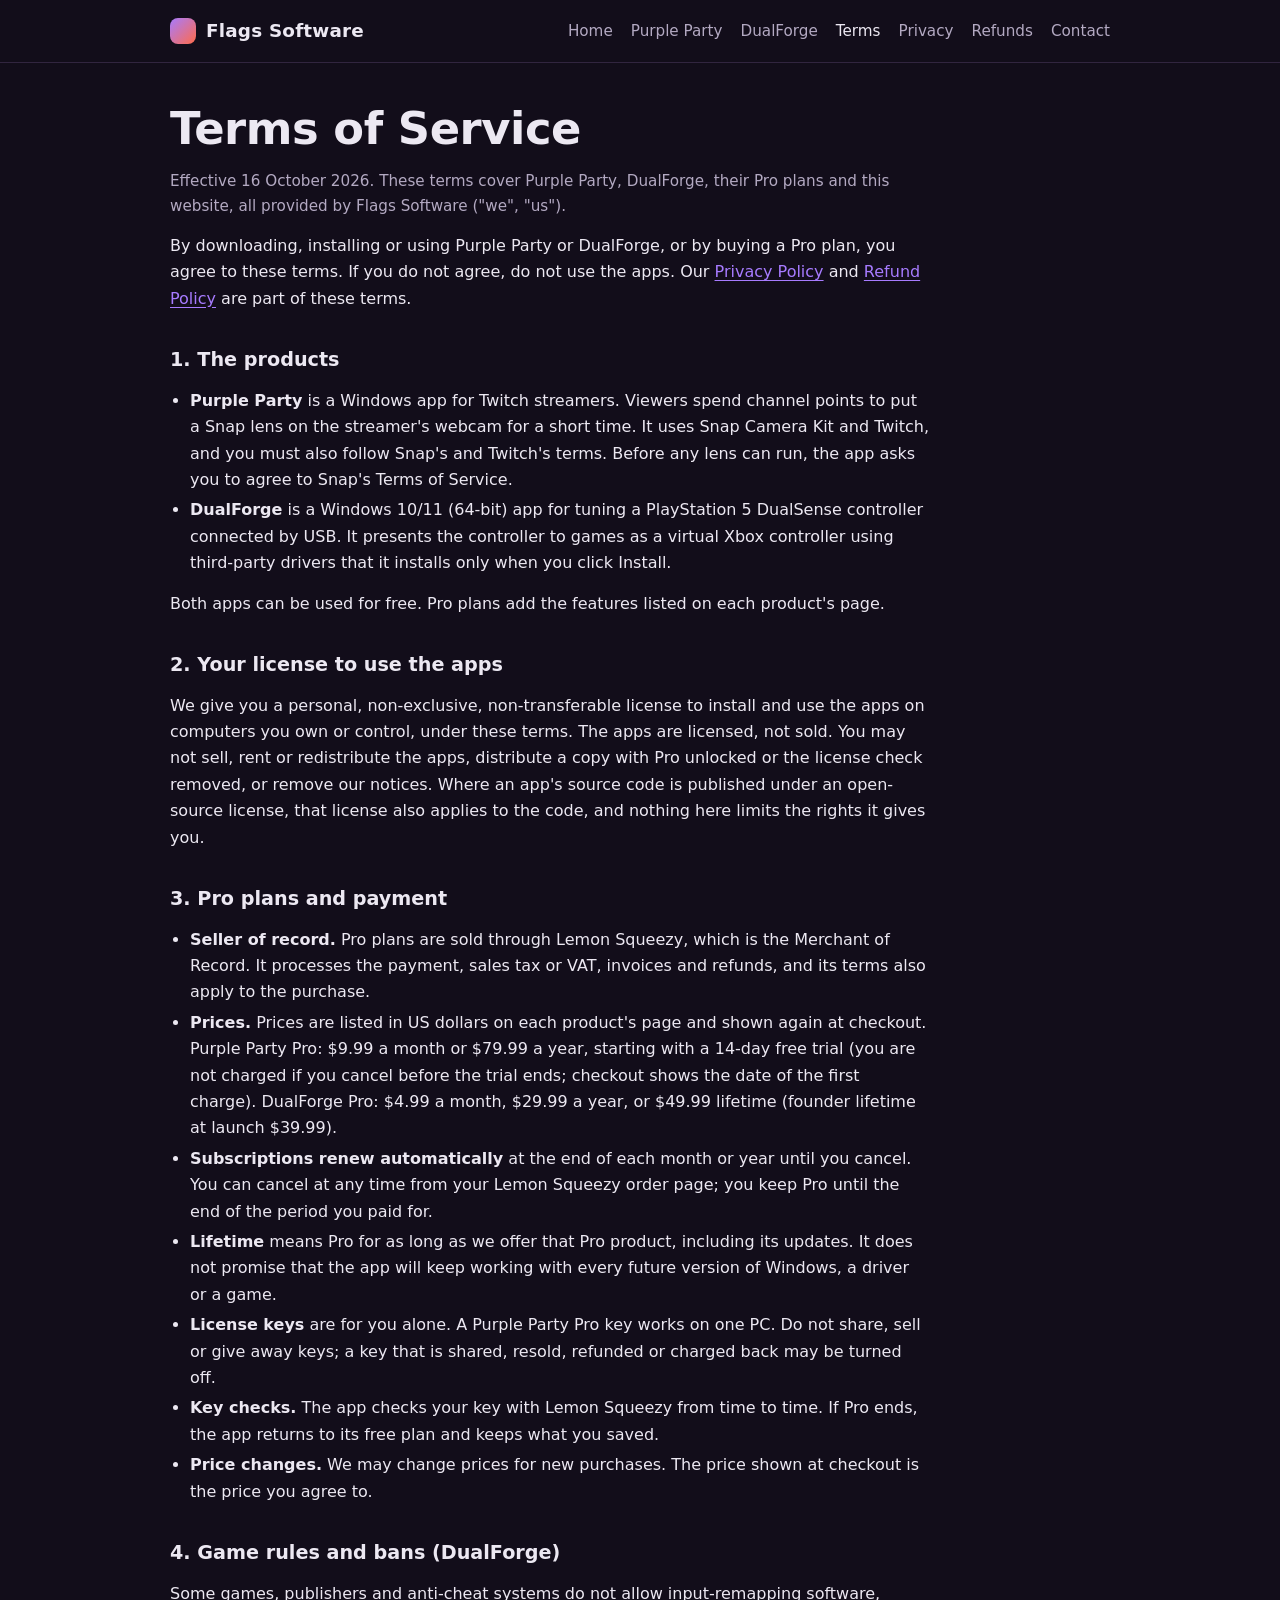
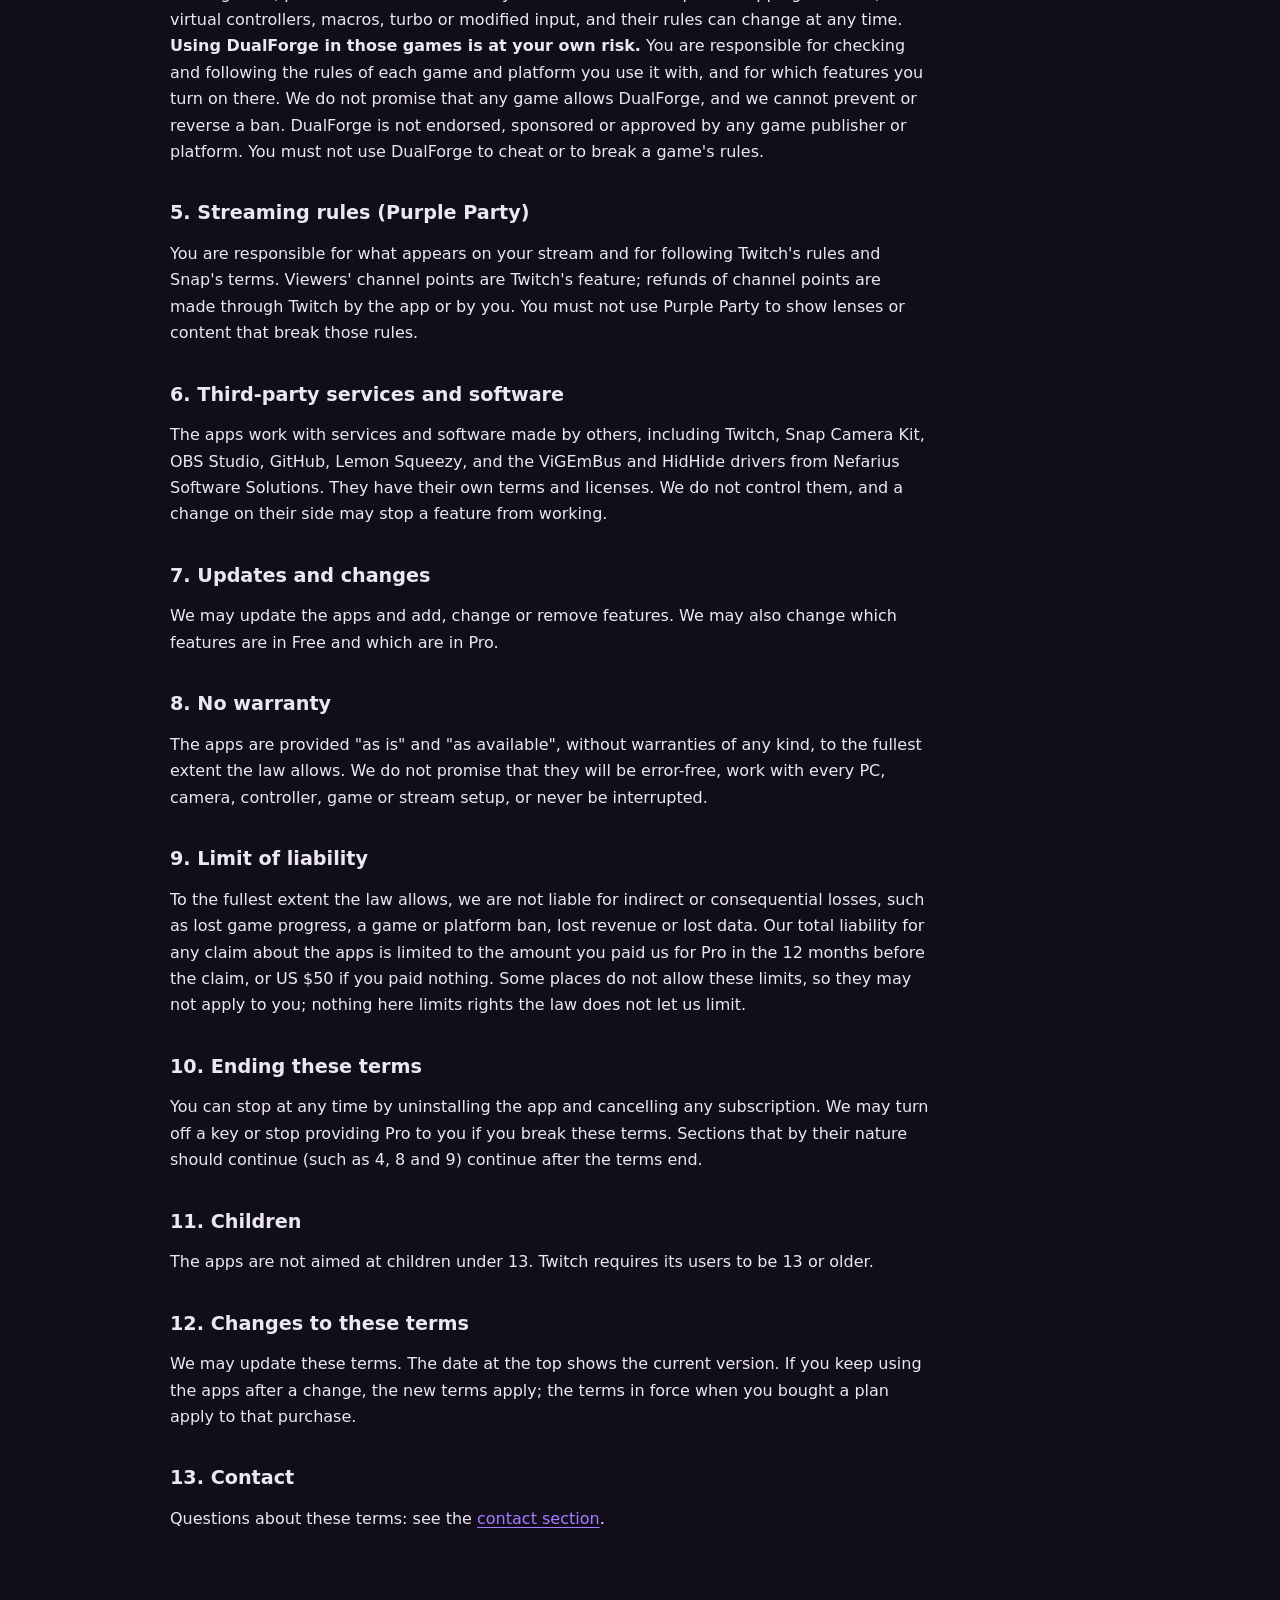
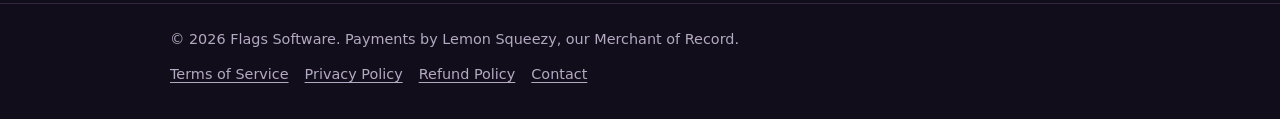
<file: terms/index.html>
<!doctype html>
<html lang="en">
<head>
<meta charset="utf-8">
<meta name="viewport" content="width=device-width, initial-scale=1">
<title>Terms of Service | Flags Software</title>
<meta name="description" content="Terms of Service for Purple Party and DualForge, Windows apps made by Flags Software.">
<meta name="theme-color" content="#120d1a">
<link rel="icon" href="data:image/svg+xml,%3Csvg xmlns='http://www.w3.org/2000/svg' viewBox='0 0 32 32'%3E%3Cdefs%3E%3ClinearGradient id='g' x1='0' y1='0' x2='1' y2='1'%3E%3Cstop offset='0' stop-color='%23a77bff'/%3E%3Cstop offset='1' stop-color='%23ff6b4a'/%3E%3C/linearGradient%3E%3C/defs%3E%3Crect width='32' height='32' rx='8' fill='url(%23g)'/%3E%3C/svg%3E">
<link rel="stylesheet" href="../style.css">
</head>
<body>
<a class="skip" href="#main">Skip to content</a>
<header class="top"><div class="wrap">
<a class="brand" href="../"><span class="brand-mark" aria-hidden="true"></span>Flags Software</a>
<nav class="main" aria-label="Site"><a href="../">Home</a><a href="../purple-party/">Purple Party</a><a href="../dualforge/">DualForge</a><a href="../terms/" aria-current="page">Terms</a><a href="../privacy/">Privacy</a><a href="../refund/">Refunds</a><a href="../#contact">Contact</a></nav>
</div></header>
<main id="main"><div class="wrap">
<div class="legal">
<h1>Terms of Service</h1>
<p class="meta">Effective 16 October 2026. These terms cover Purple Party, DualForge, their Pro plans and this website, all provided by Flags Software ("we", "us").</p>

<p>By downloading, installing or using Purple Party or DualForge, or by buying a Pro plan, you agree to these terms. If you do not agree, do not use the apps. Our <a href="../privacy/">Privacy Policy</a> and <a href="../refund/">Refund Policy</a> are part of these terms.</p>

<h2>1. The products</h2>
<ul>
  <li><strong>Purple Party</strong> is a Windows app for Twitch streamers. Viewers spend channel points to put a Snap lens on the streamer's webcam for a short time. It uses Snap Camera Kit and Twitch, and you must also follow Snap's and Twitch's terms. Before any lens can run, the app asks you to agree to Snap's Terms of Service.</li>
  <li><strong>DualForge</strong> is a Windows 10/11 (64-bit) app for tuning a PlayStation 5 DualSense controller connected by USB. It presents the controller to games as a virtual Xbox controller using third-party drivers that it installs only when you click Install.</li>
</ul>
<p>Both apps can be used for free. Pro plans add the features listed on each product's page.</p>

<h2>2. Your license to use the apps</h2>
<p>We give you a personal, non-exclusive, non-transferable license to install and use the apps on computers you own or control, under these terms. The apps are licensed, not sold. You may not sell, rent or redistribute the apps, distribute a copy with Pro unlocked or the license check removed, or remove our notices. Where an app's source code is published under an open-source license, that license also applies to the code, and nothing here limits the rights it gives you.</p>

<h2>3. Pro plans and payment</h2>
<ul>
  <li><strong>Seller of record.</strong> Pro plans are sold through Lemon Squeezy, which is the Merchant of Record. It processes the payment, sales tax or VAT, invoices and refunds, and its terms also apply to the purchase.</li>
  <li><strong>Prices.</strong> Prices are listed in US dollars on each product's page and shown again at checkout. Purple Party Pro: $9.99 a month or $79.99 a year, starting with a 14-day free trial (you are not charged if you cancel before the trial ends; checkout shows the date of the first charge). DualForge Pro: $4.99 a month, $29.99 a year, or $49.99 lifetime (founder lifetime at launch $39.99).</li>
  <li><strong>Subscriptions renew automatically</strong> at the end of each month or year until you cancel. You can cancel at any time from your Lemon Squeezy order page; you keep Pro until the end of the period you paid for.</li>
  <li><strong>Lifetime</strong> means Pro for as long as we offer that Pro product, including its updates. It does not promise that the app will keep working with every future version of Windows, a driver or a game.</li>
  <li><strong>License keys</strong> are for you alone. A Purple Party Pro key works on one PC. Do not share, sell or give away keys; a key that is shared, resold, refunded or charged back may be turned off.</li>
  <li><strong>Key checks.</strong> The app checks your key with Lemon Squeezy from time to time. If Pro ends, the app returns to its free plan and keeps what you saved.</li>
  <li><strong>Price changes.</strong> We may change prices for new purchases. The price shown at checkout is the price you agree to.</li>
</ul>

<h2>4. Game rules and bans (DualForge)</h2>
<p>Some games, publishers and anti-cheat systems do not allow input-remapping software, virtual controllers, macros, turbo or modified input, and their rules can change at any time. <strong>Using DualForge in those games is at your own risk.</strong> You are responsible for checking and following the rules of each game and platform you use it with, and for which features you turn on there. We do not promise that any game allows DualForge, and we cannot prevent or reverse a ban. DualForge is not endorsed, sponsored or approved by any game publisher or platform. You must not use DualForge to cheat or to break a game's rules.</p>

<h2>5. Streaming rules (Purple Party)</h2>
<p>You are responsible for what appears on your stream and for following Twitch's rules and Snap's terms. Viewers' channel points are Twitch's feature; refunds of channel points are made through Twitch by the app or by you. You must not use Purple Party to show lenses or content that break those rules.</p>

<h2>6. Third-party services and software</h2>
<p>The apps work with services and software made by others, including Twitch, Snap Camera Kit, OBS Studio, GitHub, Lemon Squeezy, and the ViGEmBus and HidHide drivers from Nefarius Software Solutions. They have their own terms and licenses. We do not control them, and a change on their side may stop a feature from working.</p>

<h2>7. Updates and changes</h2>
<p>We may update the apps and add, change or remove features. We may also change which features are in Free and which are in Pro.</p>

<h2>8. No warranty</h2>
<p>The apps are provided "as is" and "as available", without warranties of any kind, to the fullest extent the law allows. We do not promise that they will be error-free, work with every PC, camera, controller, game or stream setup, or never be interrupted.</p>

<h2>9. Limit of liability</h2>
<p>To the fullest extent the law allows, we are not liable for indirect or consequential losses, such as lost game progress, a game or platform ban, lost revenue or lost data. Our total liability for any claim about the apps is limited to the amount you paid us for Pro in the 12 months before the claim, or US $50 if you paid nothing. Some places do not allow these limits, so they may not apply to you; nothing here limits rights the law does not let us limit.</p>

<h2>10. Ending these terms</h2>
<p>You can stop at any time by uninstalling the app and cancelling any subscription. We may turn off a key or stop providing Pro to you if you break these terms. Sections that by their nature should continue (such as 4, 8 and 9) continue after the terms end.</p>

<h2>11. Children</h2>
<p>The apps are not aimed at children under 13. Twitch requires its users to be 13 or older.</p>

<h2>12. Changes to these terms</h2>
<p>We may update these terms. The date at the top shows the current version. If you keep using the apps after a change, the new terms apply; the terms in force when you bought a plan apply to that purchase.</p>

<h2>13. Contact</h2>
<p>Questions about these terms: see the <a href="../#contact">contact section</a>.</p>
</div>
</div></main>
<footer><div class="wrap">
<span>&copy; 2026 Flags Software. Payments by Lemon Squeezy, our Merchant of Record.</span>
<nav aria-label="Legal">
<a href="../terms/">Terms of Service</a>
<a href="../privacy/">Privacy Policy</a>
<a href="../refund/">Refund Policy</a>
<a href="../#contact">Contact</a>
</nav>
</div></footer>
</body>
</html>
</file>
<file: style.css>
:root {
  --bg: #120d1a;
  --panel: #1d1528;
  --line: #31253f;
  --text: #ece8f2;
  --muted: #b3a9c2;
  --accent: #a77bff;
  --accent-2: #7c4dff;
  --df: #ff6b4a;
  --radius: 14px;
  color-scheme: dark;
}

* { box-sizing: border-box; }

html { -webkit-text-size-adjust: 100%; }

body {
  margin: 0;
  background: radial-gradient(1200px 500px at 70% -10%, #2a1a45 0%, var(--bg) 60%) no-repeat, var(--bg);
  color: var(--text);
  font: 16px/1.65 system-ui, -apple-system, "Segoe UI", Roboto, "Helvetica Neue", Arial, sans-serif;
}

a { color: var(--accent); text-underline-offset: 3px; }
a:hover { color: #c7a8ff; }

.skip { position: absolute; left: -999px; }
.skip:focus { left: 12px; top: 12px; background: var(--panel); padding: 8px 12px; border-radius: 8px; z-index: 10; }

.wrap { max-width: 980px; margin: 0 auto; padding: 0 20px; }

header.top { border-bottom: 1px solid var(--line); }
header.top .wrap { display: flex; align-items: center; justify-content: space-between; gap: 16px; flex-wrap: wrap; padding-top: 16px; padding-bottom: 16px; }
.brand { font-weight: 700; font-size: 1.15rem; color: var(--text); text-decoration: none; letter-spacing: .01em; display: inline-flex; align-items: center; gap: 10px; }
.brand-mark { width: 26px; height: 26px; border-radius: 8px; background: linear-gradient(135deg, var(--accent), var(--df)); display: inline-block; }
nav.main { display: flex; gap: 6px 18px; flex-wrap: wrap; }
nav.main a { color: var(--muted); text-decoration: none; font-size: .95rem; }
nav.main a:hover, nav.main a[aria-current="page"] { color: var(--text); }

main { padding: 40px 0 56px; }

h1 { font-size: clamp(1.9rem, 4.5vw, 2.8rem); line-height: 1.15; margin: 0 0 14px; letter-spacing: -.01em; }
h2 { font-size: 1.45rem; margin: 40px 0 12px; }
h3 { font-size: 1.1rem; margin: 24px 0 8px; }
p { margin: 0 0 14px; }
.lead { font-size: 1.15rem; color: var(--muted); max-width: 680px; }
.eyebrow { text-transform: uppercase; letter-spacing: .12em; font-size: .78rem; color: var(--accent); font-weight: 600; margin-bottom: 10px; }

.cards { display: grid; grid-template-columns: repeat(auto-fit, minmax(280px, 1fr)); gap: 20px; margin-top: 28px; }
.card { background: var(--panel); border: 1px solid var(--line); border-radius: var(--radius); padding: 24px; display: flex; flex-direction: column; }
.card h2 { margin-top: 0; }
.card p { color: var(--muted); }
.card .price { color: var(--text); font-weight: 600; }
.card .actions { margin-top: auto; padding-top: 8px; display: flex; gap: 10px; flex-wrap: wrap; }
.card.pp { border-top: 4px solid var(--accent); }
.card.df { border-top: 4px solid var(--df); }

.btn { display: inline-block; padding: 10px 18px; border-radius: 10px; background: var(--accent-2); color: #fff; font-weight: 600; text-decoration: none; }
.btn:hover { background: #8f66ff; color: #fff; }
.btn.ghost { background: transparent; border: 1px solid var(--line); color: var(--text); }
.btn.ghost:hover { border-color: var(--accent); }
.btn.df { background: #d9482c; }
.btn.df:hover { background: #ec5a3d; }

.table-wrap { overflow-x: auto; margin: 12px 0 8px; border: 1px solid var(--line); border-radius: var(--radius); }
table { border-collapse: collapse; width: 100%; min-width: 480px; background: var(--panel); }
th, td { text-align: left; padding: 11px 14px; border-bottom: 1px solid var(--line); vertical-align: top; }
th { font-size: .9rem; color: var(--muted); font-weight: 600; }
thead th { color: var(--text); background: #251b33; }
tr:last-child td, tr:last-child th { border-bottom: 0; }

.prices { display: grid; grid-template-columns: repeat(auto-fit, minmax(170px, 1fr)); gap: 14px; margin: 14px 0; }
.price-box { background: var(--panel); border: 1px solid var(--line); border-radius: var(--radius); padding: 18px; }
.price-box .amt { font-size: 1.6rem; font-weight: 700; }
.price-box .per { color: var(--muted); font-size: .92rem; }

.notice { background: #2a1d17; border: 1px solid #6b3a26; border-left: 4px solid var(--df); border-radius: 10px; padding: 16px 18px; margin: 20px 0; }
.notice strong { color: #ffd2c4; }
.info { background: #1f1830; border: 1px solid var(--line); border-left: 4px solid var(--accent); border-radius: 10px; padding: 16px 18px; margin: 20px 0; }

figure { margin: 18px 0; }
figure img { max-width: 100%; height: auto; border-radius: 10px; border: 1px solid var(--line); display: block; }
figcaption { color: var(--muted); font-size: .9rem; margin-top: 8px; }

ul { padding-left: 1.25rem; margin: 0 0 14px; }
li { margin: 4px 0; }

.legal { max-width: 760px; }
.legal h2 { font-size: 1.2rem; margin-top: 32px; }
.legal .meta { color: var(--muted); font-size: .95rem; }

footer { border-top: 1px solid var(--line); color: var(--muted); font-size: .9rem; }
footer .wrap { padding-top: 24px; padding-bottom: 32px; display: flex; justify-content: space-between; gap: 12px 24px; flex-wrap: wrap; }
footer nav { display: flex; gap: 6px 16px; flex-wrap: wrap; }
footer a { color: var(--muted); }

@media (max-width: 560px) {
  main { padding-top: 28px; }
  .card { padding: 20px; }
  table { min-width: 0; font-size: .9rem; }
  th, td { padding: 9px 8px; }
  tbody th { width: 42%; }
}
</file>
